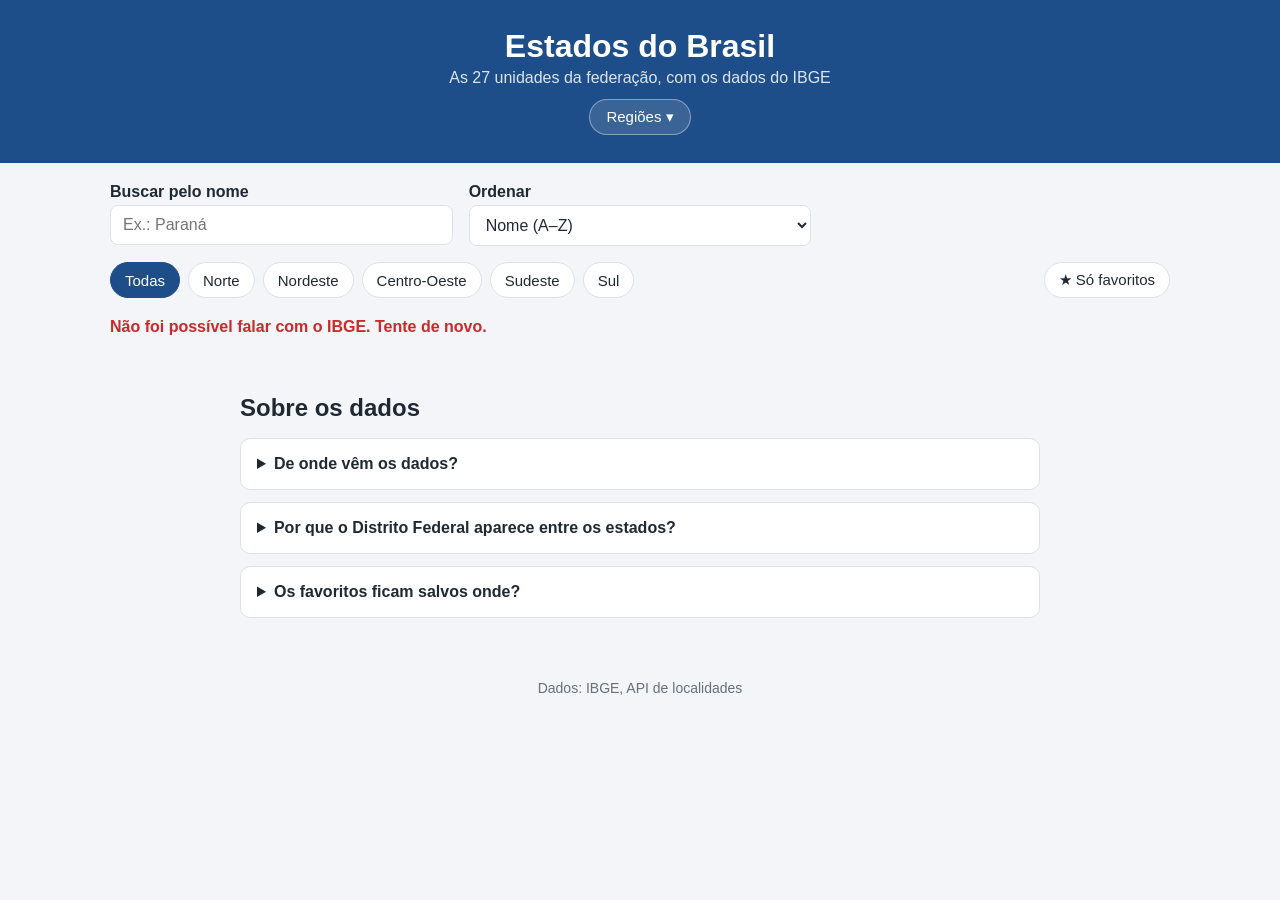
<file: estados-ponto-de-partida/index.html>
<!DOCTYPE html>
<html lang="pt-BR">

<head>
    <meta charset="UTF-8">
    <meta name="viewport" content="width=device-width, initial-scale=1.0">
    <title>Estados do Brasil</title>
    <link rel="stylesheet" href="style.css">
    <script src="script.js" defer></script>
</head>

<body>

    <header class="topo">
        <h1>Estados do Brasil</h1>
        <p class="subtitulo">As 27 unidades da federação, com os dados do IBGE</p>
        
        <!-- Menu suspenso (Passo 4) -->
        <nav class="menu-regioes">
            <ul class="menu-lista">
                <li class="tem-submenu">
                    <button type="button" class="menu-botao">Regiões ▾</button>
                    <ul class="submenu">
                        <li><button type="button" class="opcao-regiao" data-regiao="">Todas</button></li>
                        <li><button type="button" class="opcao-regiao" data-regiao="Norte">Norte</button></li>
                        <li><button type="button" class="opcao-regiao" data-regiao="Nordeste">Nordeste</button></li>
                        <li><button type="button" class="opcao-regiao" data-regiao="Centro-Oeste">Centro-Oeste</button></li>
                        <li><button type="button" class="opcao-regiao" data-regiao="Sudeste">Sudeste</button></li>
                        <li><button type="button" class="opcao-regiao" data-regiao="Sul">Sul</button></li>
                    </ul>
                </li>
            </ul>
        </nav>
    </header>

    <main class="conteudo">

        <form class="filtros">
            <p>
                <label for="busca">Buscar pelo nome</label>
                <input type="search" id="busca" class="campo-busca" placeholder="Ex.: Paraná">
            </p>
            <p>
                <label for="ordem">Ordenar</label>
                <select id="ordem" class="campo-ordem">
                    <option value="nome">Nome (A–Z)</option>
                    <option value="nome-invertido">Nome (Z–A)</option>
                    <option value="regiao">Região</option>
                </select>
            </p>
        </form>

        <div class="barra">
            <div class="regioes">
                <button type="button" class="botao-regiao ativo" data-regiao=""><span class="rotulo">Todas</span> <span class="quantidade"></span></button>
                <button type="button" class="botao-regiao" data-regiao="Norte"><span class="rotulo">Norte</span> <span class="quantidade"></span></button>
                <button type="button" class="botao-regiao" data-regiao="Nordeste"><span class="rotulo">Nordeste</span> <span class="quantidade"></span></button>
                <button type="button" class="botao-regiao" data-regiao="Centro-Oeste"><span class="rotulo">Centro-Oeste</span> <span class="quantidade"></span></button>
                <button type="button" class="botao-regiao" data-regiao="Sudeste"><span class="rotulo">Sudeste</span> <span class="quantidade"></span></button>
                <button type="button" class="botao-regiao" data-regiao="Sul"><span class="rotulo">Sul</span> <span class="quantidade"></span></button>
            </div>
            <button type="button" class="botao-favoritos">★ Só favoritos</button>
        </div>

        <p class="status" aria-live="polite">Carregando os estados...</p>

        <ul class="lista-de-estados">
            <!-- O JavaScript desenha os cards aqui -->
        </ul>

        <!-- Secção Sobre os dados (Passo 7)[cite: 9, 10] -->
        <section class="sobre">
            <h2>Sobre os dados</h2>
            <details class="duvida">
                <summary>De onde vêm os dados?</summary>
                <p class="duvida-resposta">Da API de localidades do IBGE, gratuita e sem cadastro.</p>
            </details>
            <details class="duvida">
                <summary>Por que o Distrito Federal aparece entre os estados?</summary>
                <p class="duvida-resposta">Ele não é um estado, mas é uma das 27 unidades da federação, e o IBGE o lista junto com elas.</p>
            </details>
            <details class="duvida">
                <summary>Os favoritos ficam salvos onde?</summary>
                <p class="duvida-resposta">No seu navegador, com o localStorage. Em outro computador, eles não aparecem.</p>
            </details>
        </section>

    </main>

    <footer class="rodape">
        <p>Dados: IBGE, API de localidades</p>
    </footer>

</body>

</html>
</file>
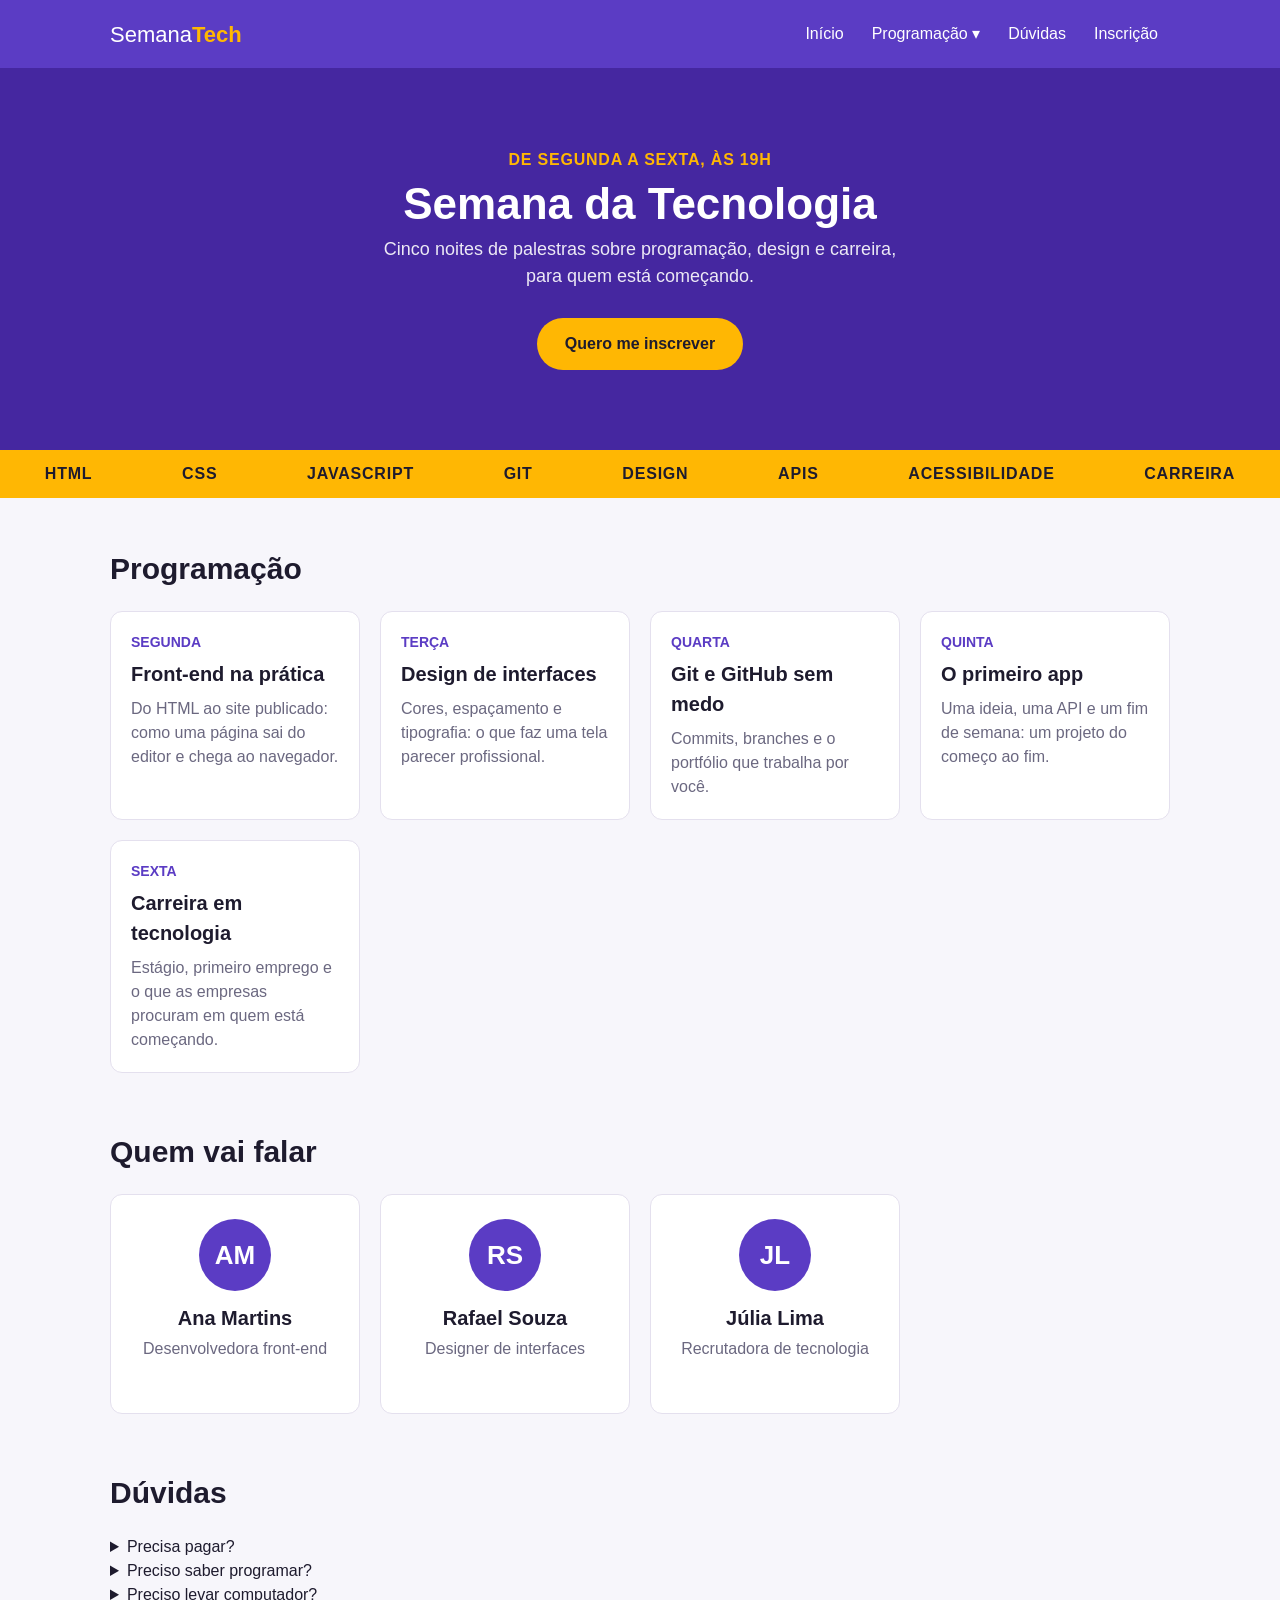
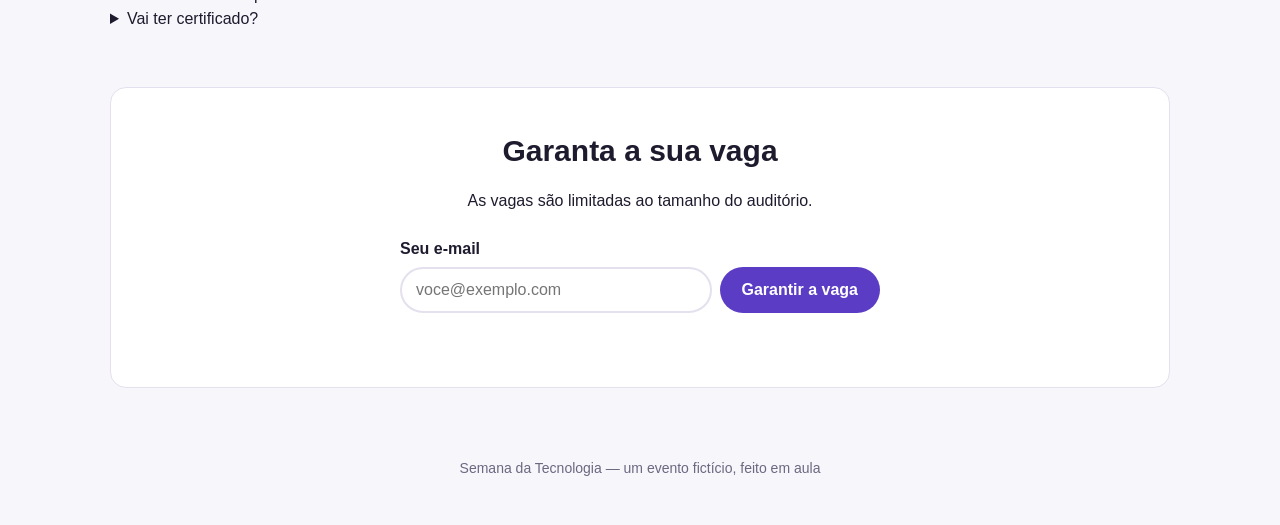
<file: evento-junto/00-sem-movimento/index.html>
<!DOCTYPE html>
<html lang="pt-BR">

<head>
    <meta charset="UTF-8">
    <meta name="viewport" content="width=device-width, initial-scale=1.0">
    <title>Semana da Tecnologia</title>
    <link rel="stylesheet" href="style.css">
    <script src="script.js" defer></script>
</head>

<body>

    <header class="topo">
        <div class="topo-conteudo">
            <a href="#inicio" class="logo">Semana<strong>Tech</strong></a>

            <button type="button" class="botao-menu" aria-expanded="false">☰ Menu</button>

            <nav class="menu">
                <ul class="menu-lista">
                    <li class="menu-item"><a href="#inicio">Início</a></li>
                    <li class="menu-item tem-submenu">
                        <a href="#programacao">Programação ▾</a>
                        <ul class="submenu">
                            <li><a href="#segunda">Segunda: front-end</a></li>
                            <li><a href="#terca">Terça: design</a></li>
                            <li><a href="#quarta">Quarta: Git e GitHub</a></li>
                            <li><a href="#quinta">Quinta: o primeiro app</a></li>
                            <li><a href="#sexta">Sexta: carreira</a></li>
                        </ul>
                    </li>
                    <li class="menu-item"><a href="#duvidas">Dúvidas</a></li>
                    <li class="menu-item"><a href="#inscricao">Inscrição</a></li>
                </ul>
            </nav>
        </div>
    </header>

    <main>

        <section class="destaque" id="inicio">
            <p class="destaque-data">De segunda a sexta, às 19h</p>
            <h1 class="destaque-titulo">Semana da Tecnologia</h1>
            <p class="destaque-texto">Cinco noites de palestras sobre programação, design e carreira, para quem
                está começando.</p>
            <a href="#inscricao" class="botao-inscricao">Quero me inscrever</a>
        </section>

        <div class="faixa">
            <div class="faixa-trilho">
                <ul class="faixa-grupo">
                    <li>HTML</li>
                    <li>CSS</li>
                    <li>JavaScript</li>
                    <li>Git</li>
                    <li>Design</li>
                    <li>APIs</li>
                    <li>Acessibilidade</li>
                    <li>Carreira</li>
                </ul>
                <!-- O mesmo grupo de novo, para a faixa poder dar a volta sem buraco -->
                <ul class="faixa-grupo" aria-hidden="true">
                    <li>HTML</li>
                    <li>CSS</li>
                    <li>JavaScript</li>
                    <li>Git</li>
                    <li>Design</li>
                    <li>APIs</li>
                    <li>Acessibilidade</li>
                    <li>Carreira</li>
                </ul>
            </div>
        </div>

        <section class="secao" id="programacao">
            <h2>Programação</h2>
            <ul class="palestras">
                <li class="palestra" id="segunda">
                    <p class="palestra-dia">Segunda</p>
                    <h3 class="palestra-titulo">Front-end na prática</h3>
                    <p class="palestra-texto">Do HTML ao site publicado: como uma página sai do editor e chega
                        ao navegador.</p>
                </li>
                <li class="palestra" id="terca">
                    <p class="palestra-dia">Terça</p>
                    <h3 class="palestra-titulo">Design de interfaces</h3>
                    <p class="palestra-texto">Cores, espaçamento e tipografia: o que faz uma tela parecer
                        profissional.</p>
                </li>
                <li class="palestra" id="quarta">
                    <p class="palestra-dia">Quarta</p>
                    <h3 class="palestra-titulo">Git e GitHub sem medo</h3>
                    <p class="palestra-texto">Commits, branches e o portfólio que trabalha por você.</p>
                </li>
                <li class="palestra" id="quinta">
                    <p class="palestra-dia">Quinta</p>
                    <h3 class="palestra-titulo">O primeiro app</h3>
                    <p class="palestra-texto">Uma ideia, uma API e um fim de semana: um projeto do começo ao
                        fim.</p>
                </li>
                <li class="palestra" id="sexta">
                    <p class="palestra-dia">Sexta</p>
                    <h3 class="palestra-titulo">Carreira em tecnologia</h3>
                    <p class="palestra-texto">Estágio, primeiro emprego e o que as empresas procuram em quem está
                        começando.</p>
                </li>
            </ul>
        </section>

        <section class="secao" id="palestrantes">
            <h2>Quem vai falar</h2>
            <ul class="palestrantes">
                <li class="palestrante" tabindex="0">
                    <div class="palestrante-interno">
                        <div class="palestrante-frente">
                            <p class="palestrante-iniciais">AM</p>
                            <h3 class="palestrante-nome">Ana Martins</h3>
                            <p class="palestrante-cargo">Desenvolvedora front-end</p>
                        </div>
                        <div class="palestrante-verso">
                            <p>Fala na segunda. Começou com um curso como este e hoje cuida das telas de um
                                aplicativo de entregas.</p>
                        </div>
                    </div>
                </li>
                <li class="palestrante" tabindex="0">
                    <div class="palestrante-interno">
                        <div class="palestrante-frente">
                            <p class="palestrante-iniciais">RS</p>
                            <h3 class="palestrante-nome">Rafael Souza</h3>
                            <p class="palestrante-cargo">Designer de interfaces</p>
                        </div>
                        <div class="palestrante-verso">
                            <p>Fala na terça. Desenha telas há oito anos e vai mostrar o antes e o depois de
                                projetos reais.</p>
                        </div>
                    </div>
                </li>
                <li class="palestrante" tabindex="0">
                    <div class="palestrante-interno">
                        <div class="palestrante-frente">
                            <p class="palestrante-iniciais">JL</p>
                            <h3 class="palestrante-nome">Júlia Lima</h3>
                            <p class="palestrante-cargo">Recrutadora de tecnologia</p>
                        </div>
                        <div class="palestrante-verso">
                            <p>Fala na sexta. Contrata estagiários de tecnologia e vai contar o que olha num
                                portfólio.</p>
                        </div>
                    </div>
                </li>
            </ul>
        </section>

        <section class="secao" id="duvidas">
            <h2>Dúvidas</h2>
            <div class="duvidas">
                <details class="duvida">
                    <summary>Precisa pagar?</summary>
                    <p class="duvida-resposta">Não. Todas as palestras são gratuitas: basta fazer a inscrição.</p>
                </details>
                <details class="duvida">
                    <summary>Preciso saber programar?</summary>
                    <p class="duvida-resposta">Não. As palestras são pensadas para quem está começando.</p>
                </details>
                <details class="duvida">
                    <summary>Preciso levar computador?</summary>
                    <p class="duvida-resposta">Não. As palestras são para assistir; não há parte prática.</p>
                </details>
                <details class="duvida">
                    <summary>Vai ter certificado?</summary>
                    <p class="duvida-resposta">Sim, para quem assistir a pelo menos três das cinco palestras.</p>
                </details>
            </div>
        </section>

        <section class="inscricao" id="inscricao">
            <h2>Garanta a sua vaga</h2>
            <p>As vagas são limitadas ao tamanho do auditório.</p>
            <form class="form-inscricao" novalidate>
                <label for="email">Seu e-mail</label>
                <div class="linha-inscricao">
                    <input type="email" id="email" class="campo-email" placeholder="voce@exemplo.com" required>
                    <button type="submit" class="botao-enviar">
                        <span class="girando" aria-hidden="true"></span>
                        Garantir a vaga
                    </button>
                </div>
                <p class="mensagem-inscricao" aria-live="polite"></p>
            </form>
        </section>

    </main>

    <footer class="rodape">
        <p>Semana da Tecnologia — um evento fictício, feito em aula</p>
    </footer>

</body>

</html>
</file>
<file: estados-ponto-de-partida/style.css>
/* ===========================================================
   Estados do Brasil — o CSS
   =========================================================== */

:root {
    --cor-fundo: #f3f5f8;
    --cor-cartao: #ffffff;
    --cor-texto: #1f2933;
    --cor-suave: #64707d;
    --cor-borda: #dce2e8;
    --cor-principal: #1d4e89;
    --cor-erro: #c92a2a;
    --cor-favorito: #e8a200;
    --cor-esqueleto: #e2e7ec;

    /* Uma cor para cada região */
    --cor-norte: #2b8a3e;
    --cor-nordeste: #e8590c;
    --cor-centro-oeste: #c2255c;
    --cor-sudeste: #1971c2;
    --cor-sul: #6741d9;
}

* {
    box-sizing: border-box;
}

body {
    margin: 0;
    background-color: var(--cor-fundo);
    font-family: "Segoe UI", Roboto, Helvetica, Arial, sans-serif;
    color: var(--cor-texto);
}

.topo {
    padding: 28px 20px;
    background-color: var(--cor-principal);
    color: #ffffff;
    text-align: center;
}

.topo h1 {
    margin: 0;
    font-size: 32px;
}

.subtitulo {
    margin: 4px 0 0 0;
    opacity: 0.85;
}

.conteudo {
    max-width: 1100px;
    margin: 0 auto;
    padding: 20px;
}

.rodape {
    padding: 8px 20px 24px 20px;
    color: var(--cor-suave);
    font-size: 14px;
    text-align: center;
}


/* -----------------------------------------------------------
   Os filtros
   ----------------------------------------------------------- */

.filtros {
    display: grid;
    grid-template-columns: repeat(auto-fill, minmax(260px, 1fr));
    gap: 16px;
}

.filtros p {
    margin: 0;
}

label {
    display: block;
    margin-bottom: 4px;
    font-weight: bold;
}

input,
select {
    width: 100%;
    padding: 10px 12px;
    border: 1px solid var(--cor-borda);
    border-radius: 8px;
    background-color: var(--cor-cartao);
    color: var(--cor-texto);
    font-size: 16px;
}

input:focus-visible,
select:focus-visible,
button:focus-visible {
    outline: 3px solid var(--cor-principal);
    outline-offset: 2px;
}

/* Os botões das regiões e o dos favoritos, numa faixa que quebra
   linha quando não cabe */
.barra {
    display: flex;
    flex-wrap: wrap;
    justify-content: space-between;
    gap: 12px;
    margin-top: 16px;
}

.regioes {
    display: flex;
    flex-wrap: wrap;
    gap: 8px;
}

.botao-regiao,
.botao-favoritos {
    padding: 8px 14px;
    border: 1px solid var(--cor-borda);
    border-radius: 999px;
    background-color: var(--cor-cartao);
    color: var(--cor-texto);
    font-size: 15px;
    cursor: pointer;
}

.botao-regiao:hover,
.botao-favoritos:hover {
    border-color: var(--cor-principal);
}

/* O botão escolhido */
.botao-regiao.ativo,
.botao-favoritos.ativo {
    border-color: var(--cor-principal);
    background-color: var(--cor-principal);
    color: #ffffff;
}

.quantidade {
    opacity: 0.75;
}


/* -----------------------------------------------------------
   A grade e os cards
   ----------------------------------------------------------- */

.status {
    min-height: 24px;
    margin: 20px 0 12px 0;
    color: var(--cor-suave);
}

.status.erro {
    color: var(--cor-erro);
    font-weight: bold;
}

.lista-de-estados {
    display: grid;
    grid-template-columns: repeat(auto-fill, minmax(200px, 1fr));
    gap: 16px;
    margin: 0;
    padding: 0;
    list-style: none;
}

/* A cor da região vem do atributo data-regiao do card */
.estado[data-regiao="Norte"] {
    --cor-regiao: var(--cor-norte);
}

.estado[data-regiao="Nordeste"] {
    --cor-regiao: var(--cor-nordeste);
}

.estado[data-regiao="Centro-Oeste"] {
    --cor-regiao: var(--cor-centro-oeste);
}

.estado[data-regiao="Sudeste"] {
    --cor-regiao: var(--cor-sudeste);
}

.estado[data-regiao="Sul"] {
    --cor-regiao: var(--cor-sul);
}

.estado {
    display: flex;
    flex-direction: column;
    min-height: 190px;
    padding: 16px;
    border: 1px solid var(--cor-borda);
    border-top: 6px solid var(--cor-regiao);
    border-radius: 10px;
    background-color: var(--cor-cartao);
}

.estado-sigla {
    margin: 0;
    color: var(--cor-regiao);
    font-size: 34px;
    font-weight: bold;
}

.estado-nome {
    margin: 0;
    font-size: 19px;
}

.estado-regiao {
    margin: 2px 0 0 0;
    color: var(--cor-regiao);
    font-size: 14px;
    font-weight: bold;
}

.estado-municipios {
    min-height: 20px;
    margin: 8px 0;
    color: var(--cor-suave);
    font-size: 14px;
}

.estado-municipios.erro {
    color: var(--cor-erro);
}

/* As ações ficam no pé do card, mesmo que o texto seja curto */
.estado-acoes {
    display: flex;
    justify-content: space-between;
    align-items: center;
    gap: 8px;
    margin-top: auto;
}

.botao-municipios {
    padding: 6px 10px;
    border: 1px solid var(--cor-regiao);
    border-radius: 6px;
    background-color: transparent;
    color: var(--cor-regiao);
    font-size: 14px;
    cursor: pointer;
}

.botao-municipios:disabled {
    opacity: 0.5;
    cursor: wait;
}

.botao-favorito {
    border: none;
    background: none;
    color: var(--cor-suave);
    font-size: 24px;
    line-height: 1;
    cursor: pointer;
}

.botao-favorito.favorito {
    color: var(--cor-favorito);
}


/* -----------------------------------------------------------
   Carregando
   ----------------------------------------------------------- */

.esqueleto {
    border-color: var(--cor-esqueleto);
    background-color: var(--cor-esqueleto);
    animation: piscar 1.2s ease-in-out infinite;
}

@keyframes piscar {
    0% {
        opacity: 1;
    }
    50% {
        opacity: 0.4;
    }
    100% {
        opacity: 1;
    }
}

/* Passo 1 - Transições e efeitos de hover (mouse em cima) */

/* 1. Botões região e favoritos */
.botao-regiao,
.botao-favoritos {
    transition: background-color 0.3s ease, color 0.3s ease, border-color 0.3s ease;
}

/* 2. Botão municípios */
.botao-municipios {
    transition: background-color 0.3s ease, color 0.3s ease, border-color 0.3s ease;
}

.botao-municipios:hover {
    background-color: var(--cor-regiao);
    color: #ffffff;
}

/* 3. Estrela de favoritos */
.botao-favorito {
    transition: transform 0.3s ease, color 0.3s ease;
}

.botao-favorito:hover {
    transform: scale(1.3);
}

/* Passo 2 - Os cartões sobem e ganham sombra suavemente */

.estado {
    transition: transform 0.3s ease, box-shadow o.3s ease;
}

.estado:hover {
    transform: translateY(-6px);
    box-shadow: 0 10px 20px rgba(0, 0, 0, 0.1);
}

/* Passo 3 - Animação de entrada dos cards */

@keyframes surgir {
    from {
        opacity: 0;
        transform: translateY(20px);
    }
    to {
        opacity: 1;
        transform: translateY(0);
    }
}

.estado:not(.esqueleto) {
    animation: surgir 0.4s ease-out;
}

/* Passo 4 - Menu suspenso de regiões */

.menu-regioes {
    position: relative;
    display: inline-block;
    margin-top: 12px;
}

.menu-lista {
    list-style: none;
    margin: 0;
    padding: 0;
}

.menu-botao {
    padding: 8px 16px;
    border: 1px solid rgba(255, 255, 255, 0.4);
    border-radius: 999px;
    background-color: rgba(225, 225, 225, 0.15);
    color: #ffffff;
    font-size: 15px;
    cursor: pointer;
    transition: background-color 0.3s ease;
}

.menu-botao:hover {
    background-color: rgba(225, 225, 225, 0.25);
}

/* Sub-menu escondido */
.submenu {
    position: absolute;
    top: 100%;
    left: 50%;
    transform: translateX(-50%) translateY(-10px);
    min-width: 180px;
    margin: 8px 0 0 0;
    padding: 8px;
    list-style: none;
    background-color: var(--cor-cartao);
    border: 1px solid var(--cor-borda);
    border-radius: 10px;
    box-shadow: 0 10px 25px rgba(0, 0, 0, 0.15);

/* Estado invisível para animação suave */
    opacity: 0;
    visibility: hidden;
    pointer-events: none;
    transition: opacity 0.3s ease, transform 0.3s ease, visibility 0.3s ease;
    z-index: 100;
}

/* Quando passa o mouse ou Tab, o menu aparece suavemente */
.tem-submenu:hover .submenu,
.tem-submenu:focus-within .submenu {
    opacity: 1;
    visibility: visible;
    pointer-events: auto;
    transform: translateX(-50%) translateY(0);
}

/* Estilo dos botões de opção dentro do menu suspenso */
.opcao-regiao {
    display: block;
    width: 100%;
    padding: 10px 14px;
    border: none;
    border-radius: 6px;
    background-color: transparent;
    color: var(--cor-texto);
    font-size: 15px;
    text-align: left;
    cursor: pointer;
    transition: background-color 0.2s ease, color 0.2s ease;
}

.opcao-regiao:hover {
    background-color: var(--cor-fundo);
    color: var(--cor-principal);
    font-weight: bold;
}

/* Passo 6 - Mensagem buscando piscando */
.estado-municipios.buscando {
    animation: piscar 1.2s ease-in-out infinite;
}

/* Passo 7 - "Sobre os dados" */

.sobre {
    max-width: 800px;
    margin: 40px auto 20px auto;
}

.sobre h2 {
    margin-bottom: 16px;
    font-size: 24px;
    color: var(--cor-texto);
}

.duvida {
    margin-bottom: 12px;
    background-color: var(--cor-cartao);
    border: 1px solid var(--cor-borda);
    border-radius: 10px;
    padding: 16px;
    transition: border-color 0.3s ease;
}

.duvida summary {
    font-weight: bold;
    cursor: pointer;
    color: var(--cor-texto);
    font-size: 16px;
}

/* Aberta, a pergunta fica na cor principal */
.duvida[open] summary {
    color: var(--cor-principal);
    margin-bottom: 12px;
}

.duvida-resposta {
    margin: 0;
    color: var(--cor-suave);
    line-height: 1.5;
    
    /* Animação suave para a resposta ao abrir */
    animation: surgir 0.3s ease-out;
}
</file>
<file: evento-junto/00-sem-movimento/style.css>
/* ===========================================================
   Semana da Tecnologia — o CSS

   A página já está pronta, mas sem nenhum movimento. Os
   efeitos entram no fim deste arquivo, um pedaço de cada vez.
   =========================================================== */

:root {
    --cor-fundo: #f7f6fb;
    --cor-cartao: #ffffff;
    --cor-texto: #1e1b2e;
    --cor-suave: #6b6880;
    --cor-borda: #e4e0ee;
    --cor-principal: #5b3cc4;
    --cor-principal-escura: #4527a0;
    --cor-destaque: #ffb703;
    --cor-destaque-clara: #ffcf4d;
    --sombra: 0 12px 28px rgba(30, 27, 46, 0.14);
}

* {
    box-sizing: border-box;
}

body {
    margin: 0;
    background-color: var(--cor-fundo);
    font-family: "Segoe UI", Roboto, Helvetica, Arial, sans-serif;
    color: var(--cor-texto);
    line-height: 1.5;
}

a {
    color: inherit;
}


/* -----------------------------------------------------------
   O topo e o menu
   ----------------------------------------------------------- */

.topo {
    background-color: var(--cor-principal);
    color: #ffffff;
}

.topo-conteudo {
    display: flex;
    flex-wrap: wrap;
    justify-content: space-between;
    align-items: center;
    gap: 12px;
    max-width: 1100px;
    margin: 0 auto;
    padding: 14px 20px;
}

.logo {
    font-size: 22px;
    text-decoration: none;
}

.logo strong {
    color: var(--cor-destaque);
}

.menu-lista {
    display: flex;
    flex-wrap: wrap;
    gap: 4px;
    margin: 0;
    padding: 0;
    list-style: none;
}

.menu-item a {
    display: block;
    padding: 8px 12px;
    border-radius: 6px;
    text-decoration: none;
}

/* Por enquanto, a lista de dentro fica escondida */
.submenu {
    display: none;
}

/* O botão ☰ só vai aparecer no celular */
.botao-menu {
    display: none;
}


/* -----------------------------------------------------------
   O destaque
   ----------------------------------------------------------- */

.destaque {
    padding: 80px 20px;
    background-color: var(--cor-principal-escura);
    color: #ffffff;
    text-align: center;
}

.destaque-data {
    margin: 0;
    color: var(--cor-destaque);
    font-weight: bold;
    text-transform: uppercase;
    letter-spacing: 0.05em;
}

.destaque-titulo {
    margin: 8px 0;
    font-size: 44px;
    line-height: 1.1;
}

.destaque-texto {
    max-width: 520px;
    margin: 0 auto 28px auto;
    font-size: 18px;
    opacity: 0.9;
}

.botao-inscricao {
    display: inline-block;
    padding: 14px 28px;
    border-radius: 999px;
    background-color: var(--cor-destaque);
    color: var(--cor-texto);
    font-weight: bold;
    text-decoration: none;
}


/* -----------------------------------------------------------
   A faixa de temas
   ----------------------------------------------------------- */

/* Só a parte que cabe na tela aparece */
.faixa {
    overflow: hidden;
    background-color: var(--cor-destaque);
    color: var(--cor-texto);
}

/* Os dois grupos lado a lado, numa linha só, mesmo que passe
   da tela */
.faixa-trilho {
    display: flex;
    width: max-content;
}

/* Cada grupo tem pelo menos a largura da tela (100vw), com os
   temas espalhados nela. Assim, em qualquer tela, um grupo
   sozinho já cobre a faixa inteira. */
.faixa-grupo {
    display: flex;
    justify-content: space-around;
    min-width: 100vw;
    margin: 0;
    padding: 12px 0;
    list-style: none;
}

.faixa-grupo li {
    padding: 0 28px;
    font-weight: bold;
    text-transform: uppercase;
    letter-spacing: 0.05em;
}


/* -----------------------------------------------------------
   As seções
   ----------------------------------------------------------- */

.secao {
    max-width: 1100px;
    margin: 0 auto;
    padding: 48px 20px 8px 20px;
}

.secao h2 {
    margin: 0 0 20px 0;
    font-size: 30px;
}

.palestras {
    display: grid;
    grid-template-columns: repeat(auto-fill, minmax(240px, 1fr));
    gap: 20px;
    margin: 0;
    padding: 0;
    list-style: none;
}

.palestra {
    padding: 20px;
    border: 1px solid var(--cor-borda);
    border-radius: 12px;
    background-color: var(--cor-cartao);
}

.palestra-dia {
    margin: 0;
    color: var(--cor-principal);
    font-size: 14px;
    font-weight: bold;
    text-transform: uppercase;
}

.palestra-titulo {
    margin: 6px 0 8px 0;
    font-size: 20px;
}

.palestra-texto {
    margin: 0;
    color: var(--cor-suave);
}

/* Os palestrantes */
.palestrantes {
    display: grid;
    grid-template-columns: repeat(auto-fill, minmax(240px, 1fr));
    gap: 20px;
    margin: 0;
    padding: 0;
    list-style: none;
}

.palestrante {
    height: 220px;
    border-radius: 12px;
}

.palestrante-interno {
    height: 100%;
}

.palestrante-frente,
.palestrante-verso {
    height: 100%;
    padding: 24px;
    border-radius: 12px;
}

.palestrante-frente {
    border: 1px solid var(--cor-borda);
    background-color: var(--cor-cartao);
    text-align: center;
}

.palestrante-iniciais {
    width: 72px;
    height: 72px;
    margin: 0 auto 12px auto;
    border-radius: 50%;
    background-color: var(--cor-principal);
    color: #ffffff;
    font-size: 26px;
    font-weight: bold;
    line-height: 72px;
}

.palestrante-nome {
    margin: 0;
    font-size: 20px;
}

.palestrante-cargo {
    margin: 4px 0 0 0;
    color: var(--cor-suave);
}

/* O verso só vai aparecer no pedaço 9 */
.palestrante-verso {
    display: none;
    align-items: center;
    background-color: var(--cor-principal);
    color: #ffffff;
    font-size: 17px;
}

.palestrante-verso p {
    margin: 0;
}

.palestrante:focus-visible {
    outline: 3px solid var(--cor-principal);
    outline-offset: 4px;
}

.inscricao {
    max-width: 1060px;
    margin: 48px auto;
    padding: 40px 20px;
    border: 1px solid var(--cor-borda);
    border-radius: 16px;
    background-color: var(--cor-cartao);
    text-align: center;
}

.inscricao h2 {
    margin: 0;
    font-size: 30px;
}

.form-inscricao {
    max-width: 480px;
    margin: 24px auto 0 auto;
    text-align: left;
}

.form-inscricao label {
    display: block;
    margin-bottom: 6px;
    font-weight: bold;
}

.linha-inscricao {
    display: flex;
    gap: 8px;
}

.campo-email {
    flex: 1;
    min-width: 0;
    padding: 12px 14px;
    border: 2px solid var(--cor-borda);
    border-radius: 999px;
    font-size: 16px;
}

.botao-enviar {
    display: flex;
    align-items: center;
    gap: 8px;
    padding: 12px 22px;
    border: none;
    border-radius: 999px;
    background-color: var(--cor-principal);
    color: #ffffff;
    font-size: 16px;
    font-weight: bold;
    cursor: pointer;
}

.botao-enviar:disabled {
    opacity: 0.7;
    cursor: wait;
}

/* O "girando" só vai aparecer no pedaço 10 */
.girando {
    display: none;
}

.mensagem-inscricao {
    min-height: 24px;
    margin: 10px 0 0 0;
    text-align: center;
}

.mensagem-inscricao.erro {
    color: #c92a2a;
    font-weight: bold;
}

.mensagem-inscricao.sucesso {
    color: #2b8a3e;
    font-weight: bold;
}

.rodape {
    padding: 8px 20px 32px 20px;
    color: var(--cor-suave);
    font-size: 14px;
    text-align: center;
}
</file>
